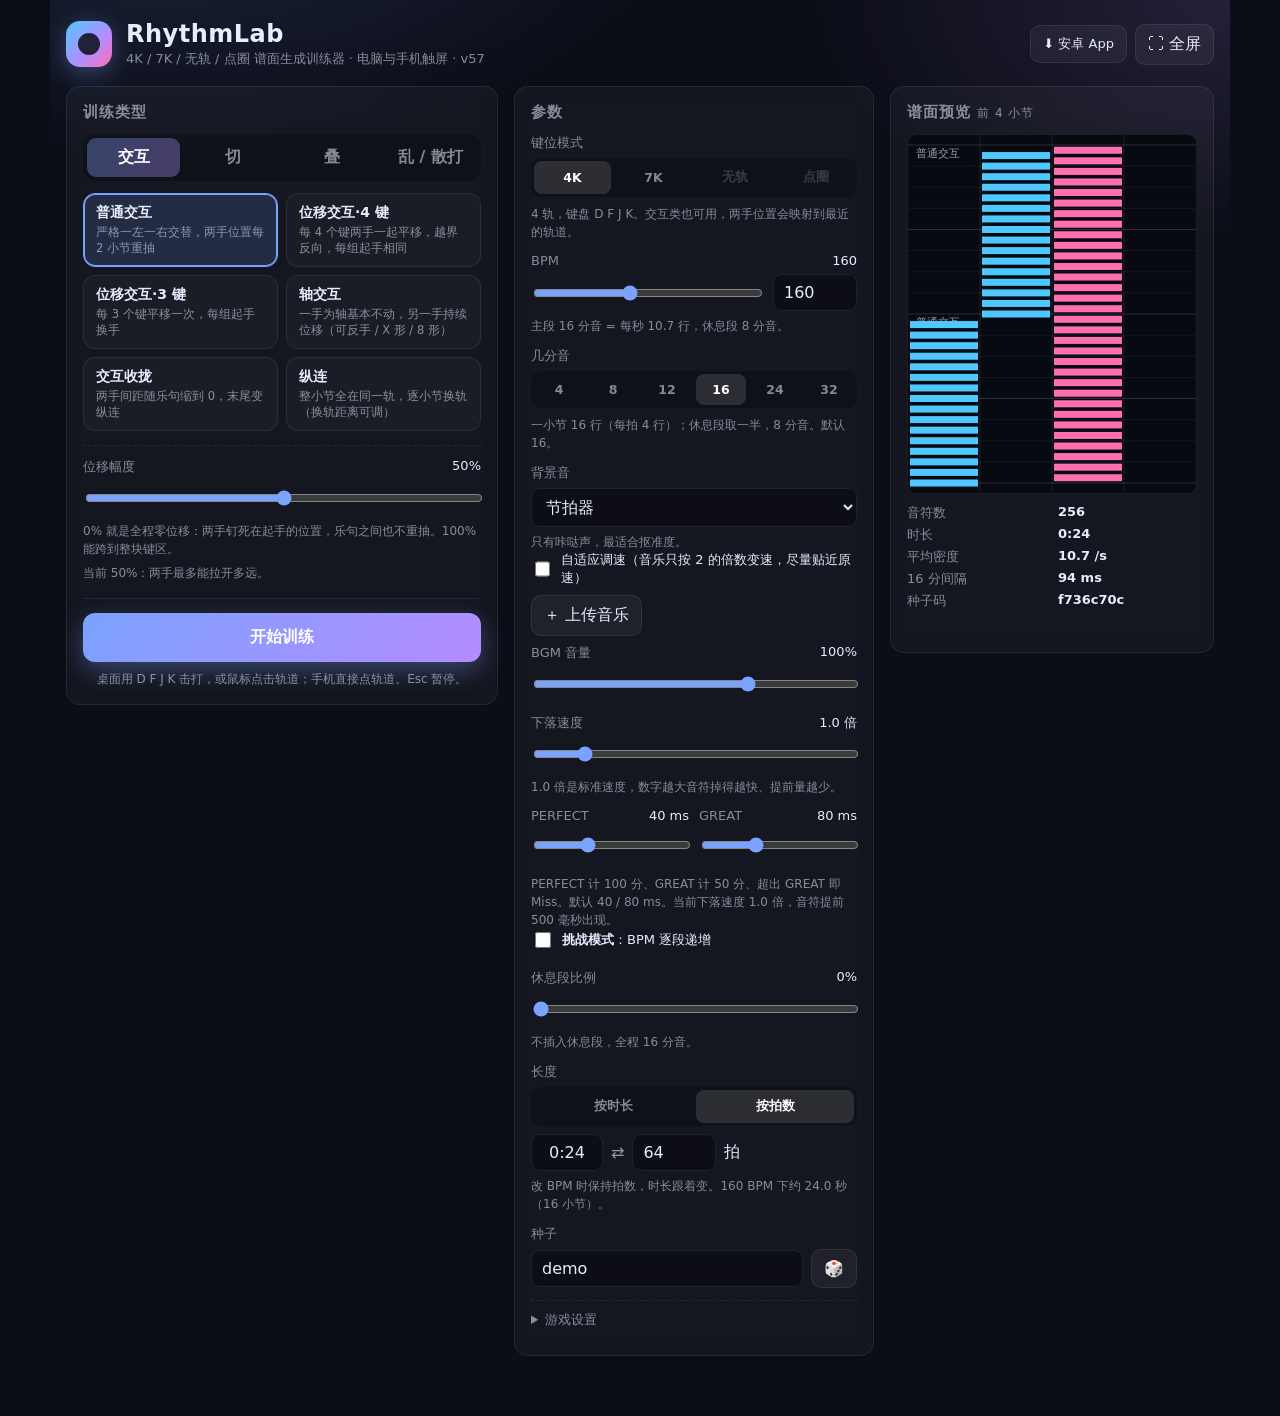
<file: index.html>
<!DOCTYPE html>
<html lang="zh-CN">
<head>
  <meta charset="UTF-8" />
  <meta name="viewport" content="width=device-width, initial-scale=1, maximum-scale=1, user-scalable=no, viewport-fit=cover" />
  <meta name="apple-mobile-web-app-capable" content="yes" />
  <meta name="mobile-web-app-capable" content="yes" />
  <meta name="theme-color" content="#0b0d17" />
  <title>RhythmLab · 音游模拟器</title>
  <link rel="icon" href="data:image/svg+xml,%3Csvg xmlns=%27http://www.w3.org/2000/svg%27 viewBox=%270 0 64 64%27%3E%3Cdefs%3E%3ClinearGradient id=%27g%27 x1=%270%27 y1=%270%27 x2=%271%27 y2=%271%27%3E%3Cstop offset=%270%27 stop-color=%27%234fc8ff%27/%3E%3Cstop offset=%271%27 stop-color=%27%23ff6fae%27/%3E%3C/linearGradient%3E%3C/defs%3E%3Crect width=%2764%27 height=%2764%27 rx=%2716%27 fill=%27url(%23g)%27/%3E%3Ccircle cx=%2732%27 cy=%2732%27 r=%2712%27 fill=%27%230b0d17%27/%3E%3C/svg%3E" />
  <link rel="manifest" href="manifest.webmanifest" />
  <link rel="apple-touch-icon" href="icons/apple-touch-icon.png" />
  <meta name="apple-mobile-web-app-status-bar-style" content="black-translucent" />
  <link rel="stylesheet" href="css/style.css?v=57" />
</head>
<body>
  <!-- 设置页 -->
  <main id="setup" class="screen">
    <header class="hero">
      <div class="brand">
        <span class="logo"></span>
        <div>
          <h1>RhythmLab</h1>
          <p>4K / 7K / 无轨 / 点圈 谱面生成训练器 · 电脑与手机触屏 · <span id="buildTag">v-</span></p>
        </div>
      </div>
      <div class="hero-actions">
        <a id="btnApk" class="ghost" href="RhythmLab-v53.apk" download>⬇ 安卓 App</a>
        <button id="btnFullscreen" class="ghost" title="全屏">⛶ 全屏</button>
      </div>
    </header>

    <div class="layout">
      <section class="panel">
        <h2>训练类型</h2>
        <div class="tabs" id="groupTabs">
          <button data-group="trill" class="tab active">交互</button>
          <button data-group="stream" class="tab">切</button>
          <button data-group="jack" class="tab">叠</button>
          <button data-group="chaos" class="tab">乱 / 散打</button>
        </div>
        <div id="presetGrid" class="preset-grid"></div>

        <div id="optTrill" class="subopts">
          <div class="field">
            <label>位移幅度 <output id="shiftAmountOut">50%</output></label>
            <input type="range" id="shiftAmount" min="0" max="1" step="0.05" value="0.5" />
            <p class="hint">0% 就是全程零位移：两手钉死在起手的位置，乐句之间也不重抽。100% 能跨到整块键区。</p>
            <p class="hint" id="shiftHint"></p>
          </div>
          <div class="field" id="axisOpts">
            <label>轴手（反手）</label>
            <div class="seg" id="axisHand">
              <button data-v="left" class="active">左手为轴</button>
              <button data-v="right">右手为轴</button>
              <button data-v="alt">每乐句交替</button>
            </div>
            <label>轴交互样式</label>
            <div class="seg" id="axisStyle">
              <button data-v="tri" class="active">三角往返</button>
              <button data-v="x">X 形（跨手）</button>
              <button data-v="8">8 形（跨手）</button>
            </div>
          </div>
        </div>

        <div id="optMixed" class="subopts">
          <div class="field">
            <label>花样比例 <output id="fancyRatioOut">35%</output></label>
            <input type="range" id="fancyRatio" min="0" max="0.7" step="0.05" value="0.35" />
            <p class="hint">散打以「乱」为底，其余乐句从下面的花样池里随机抽。</p>
          </div>
          <div class="mixed-head">
            <label>花样池（每 2 小节可能换一次）</label>
            <div>
              <button class="link" id="mixAll">全选</button>
              <button class="link" id="mixNone">清空</button>
            </div>
          </div>
          <div id="mixedPool" class="mixed-pool"></div>
        </div>

        <div class="start-block">
          <button id="btnStart" class="primary">开始训练</button>
          <p class="hint center" id="keyHelp"></p>
        </div>
      </section>

      <section class="panel">
        <h2>参数</h2>
        <div class="field">
          <label>键位模式</label>
          <div class="seg" id="keys">
            <button data-v="4" class="active">4K</button>
            <button data-v="7">7K</button>
            <button data-v="free" id="keyFree">无轨</button>
            <button data-v="circle" id="keyCircle">点圈</button>
          </div>
          <p class="hint" id="keysHint"></p>
          <div id="optFree" class="subopts hidden">
            <div class="field">
              <label><span id="freeSizeLabel">音符宽度 </span><output id="freeSizeOut">1/6 屏宽</output></label>
              <input type="range" id="freeSize" min="4" max="10" step="1" value="6" />
              <p class="hint" id="freeHint"></p>
            </div>
          </div>
        </div>
        <div class="field">
          <label>BPM <output id="bpmOut">160</output></label>
          <div class="row">
            <input type="range" id="bpm" min="60" max="300" step="1" value="160" />
            <input type="number" id="bpmNum" min="40" max="400" value="160" />
          </div>
          <p class="hint" id="bpmHint"></p>
        </div>
        <div class="field">
          <label>几分音</label>
          <div class="seg" id="noteDiv">
            <button data-v="4">4</button>
            <button data-v="8">8</button>
            <button data-v="12">12</button>
            <button data-v="16" class="active">16</button>
            <button data-v="24">24</button>
            <button data-v="32">32</button>
          </div>
          <p class="hint" id="noteDivHint"></p>
        </div>
        <div class="field">
          <label>背景音</label>
          <select id="bgm"></select>
          <p class="hint" id="bgmHint"></p>
          <label class="check"><input type="checkbox" id="bgmAdaptive" /> 自适应调速（音乐只按 2 的倍数变速，尽量贴近原速）</label>
          <div class="row" style="margin-top:8px">
            <button type="button" id="btnUploadBgm" class="ghost">＋ 上传音乐</button>
            <button type="button" id="btnManageBgm" class="ghost hidden">管理我的音乐</button>
          </div>
          <!-- 不能用 display:none：部分手机浏览器会拒绝对隐藏 input 的 .click()。
               挪到视口外、留着可见性，点击才稳。 -->
          <input type="file" id="bgmFile" accept="audio/*" class="offscreen" />
          <p class="hint" id="bgmUploadHint"></p>
          <div id="myBgmList" class="my-bgm hidden"></div>
          <label style="margin-top:8px">BGM 音量 <output id="bgmVolumeOut">100%</output></label>
          <input type="range" id="bgmVolume" min="0" max="1.5" step="0.05" value="1" />
        </div>
        <div class="field">
          <label>下落速度 <output id="speedOut">1.0 倍</output></label>
          <input type="range" id="speed" min="0.5" max="4" step="0.1" value="1" />
          <p class="hint">1.0 倍是标准速度，数字越大音符掉得越快、提前量越少。</p>
        </div>
        <div class="field two">
          <div>
            <label>PERFECT <output id="perfectMsOut">40 ms</output></label>
            <input type="range" id="perfectMs" min="10" max="100" step="5" value="40" />
          </div>
          <div>
            <label>GREAT <output id="greatMsOut">80 ms</output></label>
            <input type="range" id="greatMs" min="20" max="200" step="5" value="80" />
          </div>
        </div>
        <p class="hint" id="judgeHint"></p>
        <div class="field checks" style="grid-template-columns:1fr">
          <label class="check"><input type="checkbox" id="challenge" /><span><b>挑战模式</b>：BPM 逐段递增</span></label>
        </div>
        <div id="optChallenge" class="subopts challenge-box">
          <div class="field two">
            <div>
              <label>目标 BPM</label>
              <input type="number" id="bpmEnd" min="40" max="400" value="200" />
            </div>
            <div>
              <label>每次 +</label>
              <input type="number" id="rampStep" min="1" max="50" value="5" />
            </div>
          </div>
          <div class="field">
            <label>每几小节提速一次 <output id="rampMeasuresOut">4 小节</output></label>
            <input type="range" id="rampMeasures" min="1" max="16" step="1" value="4" />
          </div>
          <p class="hint" id="challengeHint"></p>
        </div>
        <div class="field">
          <label>休息段比例 <output id="restOut">0%</output></label>
          <input type="range" id="restRatio" min="0" max="0.5" step="0.05" value="0" />
          <p class="hint" id="restHint"></p>
        </div>
        <div class="field">
          <label>长度</label>
          <div class="seg" id="lenMode">
            <button data-v="time" class="active">按时长</button>
            <button data-v="beats">按拍数</button>
          </div>
          <div class="row len-row">
            <input type="text" id="lenTime" inputmode="numeric" maxlength="6" placeholder="2:00" aria-label="时长（分:秒）" />
            <span class="len-eq">⇄</span>
            <input type="number" id="lenBeats" min="4" max="1024" step="1" aria-label="拍数" />
            <span>拍</span>
          </div>
          <button type="button" id="lenSong" class="ghost small hidden">＝ 当前歌曲的长度</button>
          <p class="hint" id="lenHint"></p>
        </div>
        <div class="field">
          <div>
            <label>种子</label>
            <div class="row">
              <input type="text" id="seed" value="demo" maxlength="24" />
              <button id="btnSeed" class="ghost" title="随机种子">🎲</button>
            </div>
          </div>
        </div>

        <details class="adv">
          <summary>游戏设置</summary>
          <div class="field">
            <label>判定线高度 <output id="judgeYOut">80%</output></label>
            <input type="range" id="judgeY" min="0.5" max="0.92" step="0.01" value="0.8" />
          </div>
          <div class="field">
            <label>渲染分辨率上限 <output id="maxDprOut">2.0x</output></label>
            <input type="range" id="maxDpr" min="1" max="3" step="0.25" value="2" />
            <p class="hint">手机屏幕像素密度常到 3 倍，填满一帧很吃力。降到 2 几乎看不出差别，
              但能明显减少掉帧——掉帧期间系统会直接丢掉排队的触摸。连续卡顿时会自动再降一档。</p>
          </div>
          <div class="field">
            <label>轨道左右留白 <output id="edgeMarginOut">48 px</output></label>
            <input type="range" id="edgeMargin" min="0" max="160" step="4" value="48" />
            <p class="hint">安卓手势导航会吃掉屏幕最边上约 20~30px 的触摸。留白把最外侧轨道让开这条带，
              留白区内点击仍然算最外侧轨，只是不摆音符。</p>
          </div>
          <div class="field">
            <label>轨道判定余量 <output id="laneSlackPxOut">12 px</output></label>
            <input type="range" id="laneSlackPx" min="0" max="30" step="2" value="12" />
            <p class="hint">落点越过轨道边线这么多像素内仍算这一轨，而且只在本轨确实没音符可打时才生效。
              设 0 就是严格只认按到的那一轨。</p>
          </div>
          <div class="field">
            <label>判定偏移 <output id="offsetOut">0 ms</output></label>
            <input type="range" id="offsetMs" min="-120" max="120" step="1" value="0" />
            <p class="hint">结果页显示平均偏差：若总是 LATE +30ms，可把偏移设为 +30。</p>
          </div>
          <div class="field">
            <label>音量 <output id="volumeOut">80%</output></label>
            <input type="range" id="volume" min="0" max="1" step="0.05" value="0.8" />
          </div>
          <div class="field checks">
            <label class="check"><input type="checkbox" id="metroOverlay" /> 叠加节拍器</label>
            <label class="check"><input type="checkbox" id="hitSound" checked /> 打击音</label>
            <label class="check"><input type="checkbox" id="handColors" checked /> 左右手颜色区分</label>
            <label class="check"><input type="checkbox" id="showErrorBar" checked /> 误差条</label>
            <label class="check"><input type="checkbox" id="autoFullscreen" checked /> 开始时自动全屏</label>
            <label class="check"><input type="checkbox" id="lowLatency" checked /> 低延迟画布（部分设备会卡顿）</label>
            <label class="check"><input type="checkbox" id="minimalFx" /> 极简画面（去掉拍线与特效）</label>
            <label class="check"><input type="checkbox" id="missOnEmpty" /> 空打判 Miss（断连）</label>
            <label class="check"><input type="checkbox" id="autoplay" /> 自动演奏（观摩）</label>
          </div>
        </details>
      </section>

      <section class="panel preview-panel">
        <h2>谱面预览 <span class="muted">前 4 小节</span></h2>
        <canvas id="preview" width="300" height="360"></canvas>
        <div class="stats" id="stats"></div>
        <div class="warn" id="warnings"></div>
      </section>
    </div>
  </main>

  <!-- 上传后的节拍确认：节拍器叠在音乐上，对不上就手动调 -->
  <div id="bgmConfirm" class="overlay hidden">
    <div class="card">
      <h2>确认节拍</h2>
      <p class="muted" id="bgmcName"></p>
      <div class="field">
        <label>速度曲线</label>
        <canvas id="bgmcCurve" class="bgmc-curve" height="110"></canvas>
        <p class="hint" id="bgmcSegHint"></p>
      </div>
      <div class="field">
        <label>截取范围 <output id="bgmcRangeOut">0:00 – 0:00</output></label>
        <div class="range-pair">
          <span>起</span><input type="range" id="bgmcFrom" min="0" max="60" step="0.1" value="0" aria-label="截取起点" />
        </div>
        <div class="range-pair">
          <span>止</span><input type="range" id="bgmcTo" min="0" max="60" step="0.1" value="60" aria-label="截取终点" />
        </div>
        <button type="button" id="bgmcRedetect" class="ghost small">在这个范围里重新测速</button>
      </div>
      <p class="hint">节拍器会叠在音乐上。听着对不上就调下面两项，调到咔哒声正好落在鼓点上。</p>
      <div class="field">
        <label>BPM <output id="bgmcBpmOut">120</output></label>
        <div class="row stepper">
          <button type="button" class="ghost" data-d="-10">−10</button>
          <button type="button" class="ghost" data-d="-1">−1</button>
          <input type="number" id="bgmcBpmNum" min="40" max="240" step="0.01" value="120" inputmode="decimal" aria-label="BPM" />
          <button type="button" class="ghost" data-d="1">+1</button>
          <button type="button" class="ghost" data-d="10">+10</button>
        </div>
        <input type="range" id="bgmcBpm" min="40" max="240" step="0.01" value="120" />
      </div>
      <div class="field">
        <label>起拍点 <output id="bgmcOffOut">0 ms</output></label>
        <input type="range" id="bgmcOff" min="0" max="2000" step="5" value="0" />
        <p class="hint">截取起点之后第一拍在第几毫秒（可调一整小节，用来对准重拍）。</p>
      </div>
      <div class="field">
        <label>试听位置 <output id="bgmcPosOut">0:00</output></label>
        <input type="range" id="bgmcPos" min="0" max="60" step="0.5" value="0" />
        <p class="hint">拖到哪儿就从哪儿开始放，节拍器照样按上面的 BPM 和起拍点对齐，可以检查后半段有没有跑偏。</p>
      </div>
      <div class="btns">
        <button type="button" id="bgmcPlay" class="ghost">▶ 试听</button>
        <button type="button" id="bgmcSave" class="primary">保存并使用</button>
        <button type="button" id="bgmcCancel" class="ghost">取消</button>
      </div>
    </div>
  </div>

  <!-- 游戏页 -->
  <div id="play" class="screen hidden">
    <canvas id="game"></canvas>
    <!-- 安卓 Chrome 只有全屏时才允许锁方向，iOS 压根不支持。锁不上就挡在这儿，
         让人自己转过来，而不是在竖屏下打一局别扭的。 -->
    <div id="rotateGate" class="rotate-gate hidden">
      <div>
        <div class="rotate-icon">⟳</div>
        <b>请把手机横过来</b>
        <p>无轨与多轨都按横屏排布，竖屏下轨道会窄到点不准。</p>
      </div>
    </div>
    <button id="btnPause" class="pause-btn" title="暂停">❚❚</button>
    <div id="pauseOverlay" class="overlay hidden">
      <div class="card">
        <h2>已暂停</h2>
        <button id="btnResume" class="primary">继续</button>
        <button id="btnRestart" class="ghost">重新开始</button>
        <button id="btnQuit" class="ghost">返回设置</button>
      </div>
    </div>
    <div id="resultOverlay" class="overlay hidden">
      <div class="card result">
        <h2 id="resTitle">结果</h2>
        <div class="score" id="resScore">0000000</div>
        <div class="acc" id="resAcc">0.00%</div>
        <div class="counts">
          <div class="c perfect"><span>PERFECT</span><b id="resP">0</b></div>
          <div class="c great"><span>GREAT</span><b id="resG">0</b></div>
          <div class="c miss"><span>MISS</span><b id="resM">0</b></div>
        </div>
        <div class="meta" id="resMeta"></div>
        <canvas id="resChart" width="320" height="90"></canvas>
        <div class="btns">
          <button id="btnAgain" class="primary">再来一次</button>
          <button id="btnNewSeed" class="ghost">换个种子</button>
          <button id="btnBack" class="ghost">返回设置</button>
        </div>
      </div>
    </div>
  </div>

  <script src="js/rng.js?v=57"></script>
  <script src="js/generator.js?v=57"></script>
  <script src="js/bgm.js?v=57"></script>
  <script src="js/bgmuser.js?v=57"></script>
  <script src="js/audio.js?v=57"></script>
  <script src="js/game.js?v=57"></script>
  <script src="js/ui.js?v=57"></script>
  <script>
  /* 装到桌面后离线可玩；原生壳里不注册（资源本来就在本地） */
  if ('serviceWorker' in navigator && !window.__RHYTHMLAB_NATIVE__ && location.protocol === 'https:') {
    window.addEventListener('load', () => {
      navigator.serviceWorker.register('sw.js').catch(() => {});
    });
  }
  </script>
  <script>
  /* 版本自检：页面与脚本必须同一版本，且初始化要真的跑完。
     不一致多半是浏览器缓存错配，自动重载一次；再不行就给手动出口，而不是留个点不动的死页面。 */
  (function () {
    var WANT = '57';
    var MG = window.MG || {};
    var bad = MG.BUILD !== WANT ? '脚本版本与页面不一致（缓存错配）' : (MG.READY ? '' : '初始化未完成');
    if (!bad) { try { sessionStorage.removeItem('mg_heal'); } catch (e) {} return; }
    var healed = false;
    try { healed = sessionStorage.getItem('mg_heal') === '1'; } catch (e) {}
    if (!healed) {
      try { sessionStorage.setItem('mg_heal', '1'); } catch (e) {}
      location.replace(location.pathname + '?r=' + Date.now());
      return;
    }
    var box = document.createElement('div');
    box.style.cssText = 'position:fixed;left:0;right:0;top:0;z-index:999;background:#2a1020;color:#ffd9e2;'
      + 'padding:14px 16px;font:14px/1.6 system-ui,sans-serif;text-align:center';
    box.innerHTML = '页面没能正常启动（' + bad + '）。'
      + '<button id="mgReset" style="margin-left:10px;padding:6px 12px;border-radius:8px;border:0;'
      + 'background:#7aa2ff;color:#fff;cursor:pointer">清除本地设置并重载</button>';
    document.body.appendChild(box);
    document.getElementById('mgReset').onclick = function () {
      try { localStorage.clear(); sessionStorage.clear(); } catch (e) {}
      location.replace(location.pathname + '?r=' + Date.now());
    };
  })();
  </script>
</body>
</html>
</file>
<file: css/style.css>
:root {
  --bg: #0b0d17;
  --bg2: #121527;
  --panel: rgba(255, 255, 255, 0.04);
  --panel-border: rgba(255, 255, 255, 0.08);
  --text: #e8ecff;
  --muted: rgba(232, 236, 255, 0.55);
  --accent: #7aa2ff;
  --accent2: #b58cff;
  --left: #4fc8ff;
  --right: #ff6fae;
  --perfect: #ffd75e;
  --great: #5ee8b0;
  --miss: #ff5c7a;
  --radius: 14px;
}

* { box-sizing: border-box; }
html, body {
  margin: 0; padding: 0;
  -webkit-tap-highlight-color: transparent;
  background: var(--bg);
  color: var(--text);
  font-family: "Segoe UI", "PingFang SC", "Noto Sans SC", "Microsoft YaHei", system-ui, sans-serif;
  -webkit-text-size-adjust: 100%;
  overscroll-behavior: none;
}
body { min-height: 100vh; }
/* 游戏中锁住页面：避免手机地址栏收放导致视口变化、判定线跳动 */
body.playing { position: fixed; inset: 0; width: 100%; height: 100%; overflow: hidden; }
button, input, select { font: inherit; color: inherit; }
h1, h2, h3 { margin: 0; font-weight: 700; }
.hidden { display: none !important; }
/* 仍然参与布局、仍然可点，只是看不见：display:none 的 <input type=file>
   在一些手机浏览器上 .click() 是无效的 */
.offscreen {
  position: absolute; width: 1px; height: 1px; padding: 0; margin: -1px;
  overflow: hidden; clip: rect(0 0 0 0); white-space: nowrap; border: 0; opacity: 0;
}
.muted { color: var(--muted); font-weight: 400; font-size: 0.8em; }

/* ---------- 设置页 ---------- */
#setup {
  max-width: 1180px;
  margin: 0 auto;
  padding: 20px 16px 60px;
  padding-top: max(20px, env(safe-area-inset-top));
  background:
    radial-gradient(900px 500px at 10% -10%, rgba(122, 162, 255, 0.18), transparent 60%),
    radial-gradient(700px 400px at 100% 0%, rgba(181, 140, 255, 0.15), transparent 60%);
}
.hero { display: flex; align-items: center; justify-content: space-between; gap: 12px; margin-bottom: 18px; }
.brand { display: flex; align-items: center; gap: 14px; }
.logo {
  width: 46px; height: 46px; border-radius: 14px;
  background: linear-gradient(135deg, var(--left), var(--accent2) 60%, var(--right));
  box-shadow: 0 6px 24px rgba(122, 162, 255, 0.35);
  position: relative;
}
.logo::after {
  content: ""; position: absolute; inset: 12px; border-radius: 50%;
  background: var(--bg); opacity: 0.85;
}
.hero h1 { font-size: 24px; letter-spacing: 0.5px; }
.hero p { margin: 2px 0 0; color: var(--muted); font-size: 13px; }

.layout { display: grid; grid-template-columns: 1.2fr 1fr 0.9fr; gap: 16px; align-items: start; }
@media (max-width: 960px) { .layout { grid-template-columns: 1fr 1fr; } .preview-panel { grid-column: 1 / -1; } }
@media (max-width: 640px) { .layout { grid-template-columns: 1fr; } }

.panel {
  background: var(--panel);
  border: 1px solid var(--panel-border);
  border-radius: var(--radius);
  padding: 16px;
  backdrop-filter: blur(8px);
}
.panel h2 { font-size: 15px; margin-bottom: 12px; color: var(--muted); text-transform: uppercase; letter-spacing: 1px; }

.tabs { display: flex; gap: 6px; margin-bottom: 12px; background: rgba(0,0,0,0.25); padding: 4px; border-radius: 12px; }
.tab {
  flex: 1; border: 0; background: transparent; padding: 9px 6px; border-radius: 9px;
  color: var(--muted); cursor: pointer; transition: all .15s; font-weight: 600;
}
.tab.active { background: linear-gradient(135deg, rgba(122,162,255,0.35), rgba(181,140,255,0.35)); color: #fff; }

.preset-grid { display: grid; grid-template-columns: repeat(auto-fill, minmax(150px, 1fr)); gap: 8px; }
.preset {
  text-align: left; border: 1px solid var(--panel-border); background: rgba(255,255,255,0.03);
  border-radius: 12px; padding: 10px 12px; cursor: pointer; transition: all .15s;
}
.preset:hover { border-color: rgba(122,162,255,0.5); }
.preset.active { border-color: var(--accent); background: rgba(122,162,255,0.16); box-shadow: 0 0 0 1px var(--accent) inset; }
.preset b { display: block; font-size: 14px; margin-bottom: 3px; }
.preset small { color: var(--muted); font-size: 11.5px; line-height: 1.35; display: block; }

.subopts { margin-top: 14px; padding-top: 12px; border-top: 1px dashed var(--panel-border); }
.field { margin-bottom: 12px; }
.field label { display: flex; justify-content: space-between; font-size: 13px; color: var(--muted); margin-bottom: 6px; }
.field output { color: var(--text); font-variant-numeric: tabular-nums; }
.field.two { display: grid; grid-template-columns: 1fr 1fr; gap: 10px; }
.row { display: flex; gap: 8px; align-items: center; }
.row input[type=range] { flex: 1; }
input[type=range] { width: 100%; accent-color: var(--accent); height: 28px; }
input[type=text], input[type=number], select {
  width: 100%; background: rgba(0,0,0,0.3); border: 1px solid var(--panel-border); border-radius: 9px;
  padding: 8px 10px; outline: none;
}
input[type=number] { width: 84px; }
input:focus, select:focus { border-color: var(--accent); }
.seg { display: flex; gap: 4px; background: rgba(0,0,0,0.25); padding: 3px; border-radius: 10px; margin-bottom: 8px; }
.seg button {
  flex: 1; border: 0; background: transparent; padding: 8px 4px; border-radius: 8px; color: var(--muted);
  cursor: pointer; font-size: 12.5px; font-weight: 600;
}
.seg button.active { background: rgba(255,255,255,0.12); color: #fff; }
.seg button:disabled { opacity: 0.35; cursor: not-allowed; }
.hint { font-size: 12px; color: var(--muted); margin: 6px 0 0; line-height: 1.5; }
.hint.center { text-align: center; }
.checks { display: grid; grid-template-columns: 1fr 1fr; gap: 6px 10px; }
.check { display: flex !important; justify-content: flex-start !important; align-items: center; gap: 8px; color: var(--text) !important; cursor: pointer; }
.check input { accent-color: var(--accent); width: 16px; height: 16px; }

details.adv { margin-top: 6px; border-top: 1px dashed var(--panel-border); padding-top: 10px; }
details.adv summary { cursor: pointer; color: var(--muted); font-size: 13px; margin-bottom: 10px; user-select: none; }

.mixed-head { display: flex; justify-content: space-between; align-items: center; margin-bottom: 8px; }
.mixed-head label { font-size: 13px; color: var(--muted); }
.link { background: none; border: 0; color: var(--accent); cursor: pointer; font-size: 12.5px; padding: 2px 6px; }
.mixed-pool { display: grid; grid-template-columns: repeat(auto-fill, minmax(120px, 1fr)); gap: 4px 8px; }
.mixed-pool .grp { grid-column: 1 / -1; font-size: 11px; color: var(--muted); margin-top: 6px; letter-spacing: 1px; }
.mixed-pool label { display: flex; align-items: center; gap: 6px; font-size: 13px; cursor: pointer; }
.mixed-pool input { accent-color: var(--accent2); }

/* 我的音乐：上传曲目列表 */
.my-bgm { margin-top: 8px; border-top: 1px dashed var(--panel-border); padding-top: 6px; }
.my-bgm-row {
  display: flex; align-items: center; gap: 8px; padding: 5px 0; font-size: 13px;
  border-bottom: 1px solid rgba(255, 255, 255, 0.05);
}
.my-bgm-row span { flex: 1; overflow: hidden; text-overflow: ellipsis; white-space: nowrap; }
.my-bgm-row small { color: var(--muted); font-variant-numeric: tabular-nums; }
.my-bgm-row .link { color: var(--miss); }

.challenge-box {
  margin: 0 0 14px; padding: 12px 12px 4px; border-top: 0;
  background: rgba(181, 140, 255, 0.07);
  border: 1px solid rgba(181, 140, 255, 0.28);
  border-radius: 12px;
}
.challenge-box .hint { color: var(--accent2); }

.start-block {
  margin-top: 16px; padding-top: 14px;
  border-top: 1px solid var(--panel-border);
}
.start-block .hint { margin-top: 8px; }

.preview-panel { display: flex; flex-direction: column; }
#preview {
  width: 100%; height: 360px; border-radius: 10px; background: #080a12; border: 1px solid var(--panel-border);
}
.stats { display: grid; grid-template-columns: 1fr 1fr; gap: 4px 12px; margin: 10px 0 6px; font-size: 13px; }
.stats span { color: var(--muted); }
.stats b { font-weight: 600; font-variant-numeric: tabular-nums; }
.warn { color: #ffb86b; font-size: 12px; min-height: 1em; margin-bottom: 8px; }

button.primary {
  width: 100%; border: 0; border-radius: 12px; padding: 14px; font-weight: 700; font-size: 16px; cursor: pointer;
  background: linear-gradient(135deg, var(--accent), var(--accent2)); color: #fff;
  box-shadow: 0 8px 24px rgba(122,162,255,0.35);
  transition: transform .1s, box-shadow .1s;
}
button.primary:active { transform: translateY(1px); box-shadow: 0 4px 12px rgba(122,162,255,0.3); }
button.ghost {
  border: 1px solid var(--panel-border); background: rgba(255,255,255,0.05); color: var(--text);
  border-radius: 10px; padding: 9px 12px; cursor: pointer;
}
button.ghost:hover, a.ghost:hover { background: rgba(255,255,255,0.1); }
.hero-actions { display: flex; gap: 8px; align-items: center; }
a.ghost {
  border: 1px solid var(--panel-border); background: rgba(255,255,255,0.05); color: var(--text);
  border-radius: 10px; padding: 9px 12px; cursor: pointer; text-decoration: none; font-size: 13px;
  white-space: nowrap;
}

/* ---------- 游戏页 ---------- */
#play {
  position: fixed; inset: 0; background: var(--bg); overflow: hidden;
  touch-action: none; -webkit-user-select: none; user-select: none; -webkit-touch-callout: none;
}
/* 结束页/暂停页出现时放开手势，否则上面那条 none 会连带挡住弹层的上下滑 */
#play.overlay-open { touch-action: auto; }
#game { position: absolute; inset: 0; width: 100%; height: 100%; display: block; touch-action: none; }
/* 竖屏挡板：只在触屏设备、且方向锁没生效时出现 */
.rotate-gate {
  position: absolute; inset: 0; z-index: 20; display: flex; align-items: center; justify-content: center;
  background: var(--bg); text-align: center; padding: 24px; touch-action: none;
}
.rotate-gate b { display: block; font-size: 18px; margin-top: 14px; }
.rotate-gate p { color: var(--muted); font-size: 13px; margin: 8px 0 0; line-height: 1.6; }
.rotate-icon {
  font-size: 46px; color: var(--accent);
  display: inline-block; animation: rotate-hint 1.6s ease-in-out infinite;
}
@keyframes rotate-hint { 0%, 100% { transform: rotate(0deg); } 50% { transform: rotate(90deg); } }

.pause-btn {
  position: absolute; top: max(10px, env(safe-area-inset-top)); left: 50%; transform: translateX(-50%);
  border: 1px solid var(--panel-border); background: rgba(255,255,255,0.08); color: var(--text);
  border-radius: 999px; width: 40px; height: 28px; font-size: 11px; cursor: pointer; z-index: 5;
}
/* 结束页会比屏幕高，必须能上下滑。#play 上是 touch-action:none，
   这里要显式放开纵向拖动，否则在手机上整页锁死、根本滚不动。 */
.overlay {
  position: absolute; inset: 0; display: flex; align-items: flex-start; justify-content: center;
  background: rgba(5, 6, 12, 0.7); backdrop-filter: blur(6px); z-index: 10;
  padding: 16px; padding-top: max(16px, env(safe-area-inset-top));
  padding-bottom: max(16px, env(safe-area-inset-bottom));
  overflow-y: auto; -webkit-overflow-scrolling: touch;
  touch-action: pan-y; overscroll-behavior: contain;
}
.overlay > .card { margin: auto; }
.card {
  width: min(360px, 100%); background: var(--bg2); border: 1px solid var(--panel-border); border-radius: 18px;
  padding: 22px; display: flex; flex-direction: column; gap: 10px; text-align: center;
  box-shadow: 0 20px 60px rgba(0,0,0,0.5);
}
.card h2 { font-size: 18px; margin-bottom: 4px; }
.card.result .score { font-size: 40px; font-weight: 800; letter-spacing: 2px; font-variant-numeric: tabular-nums; }
.card.result .acc { font-size: 18px; color: var(--accent); margin-top: -8px; }
.counts { display: grid; grid-template-columns: repeat(3, 1fr); gap: 8px; margin: 6px 0; }
.counts .c { background: rgba(255,255,255,0.05); border-radius: 10px; padding: 8px 4px; }
.counts .c span { display: block; font-size: 10px; letter-spacing: 1px; color: var(--muted); }
.counts .c b { font-size: 20px; }
.counts .perfect b { color: var(--perfect); }
.counts .great b { color: var(--great); }
.counts .miss b { color: var(--miss); }
.meta { font-size: 12.5px; color: var(--muted); line-height: 1.7; }
#resChart { width: 100%; height: 90px; border-radius: 8px; background: rgba(0,0,0,0.3); }
.btns { display: flex; flex-direction: column; gap: 8px; margin-top: 4px; }

/* 长度：时长 ⇄ 拍数 */
.len-row #lenTime { width: 72px; text-align: center; }
.len-row #lenBeats { width: 84px; }
.len-row .len-eq { opacity: 0.6; }
.len-row input:disabled { opacity: 0.5; }

/* 确认节拍：BPM 步进 */
.stepper { margin-bottom: 4px; }
.stepper button { padding: 6px 0; min-width: 44px; flex: 0 0 auto; font-variant-numeric: tabular-nums; }
.stepper input[type=number] { flex: 1; width: auto; min-width: 60px; text-align: center; }

/* 设置页上的弹窗（确认节拍）是蒙版：钉在视口上，而不是相对页面顶部。
   用 absolute 的话页面滚到下面时弹窗在最上方，看起来像把设置挤到了它下面 */
body > .overlay { position: fixed; }
body.modal-open { overflow: hidden; }

/* 确认节拍：速度曲线与截取范围 */
.bgmc-curve { width: 100%; height: 110px; display: block; border-radius: 10px; background: rgba(0,0,0,0.3); cursor: pointer; touch-action: manipulation; }
.range-pair { display: flex; align-items: center; gap: 8px; }
.range-pair span { font-size: 12px; color: var(--muted); width: 1.2em; }
.range-pair input { flex: 1; }
button.small { padding: 6px 10px; font-size: 13px; }
</file>
